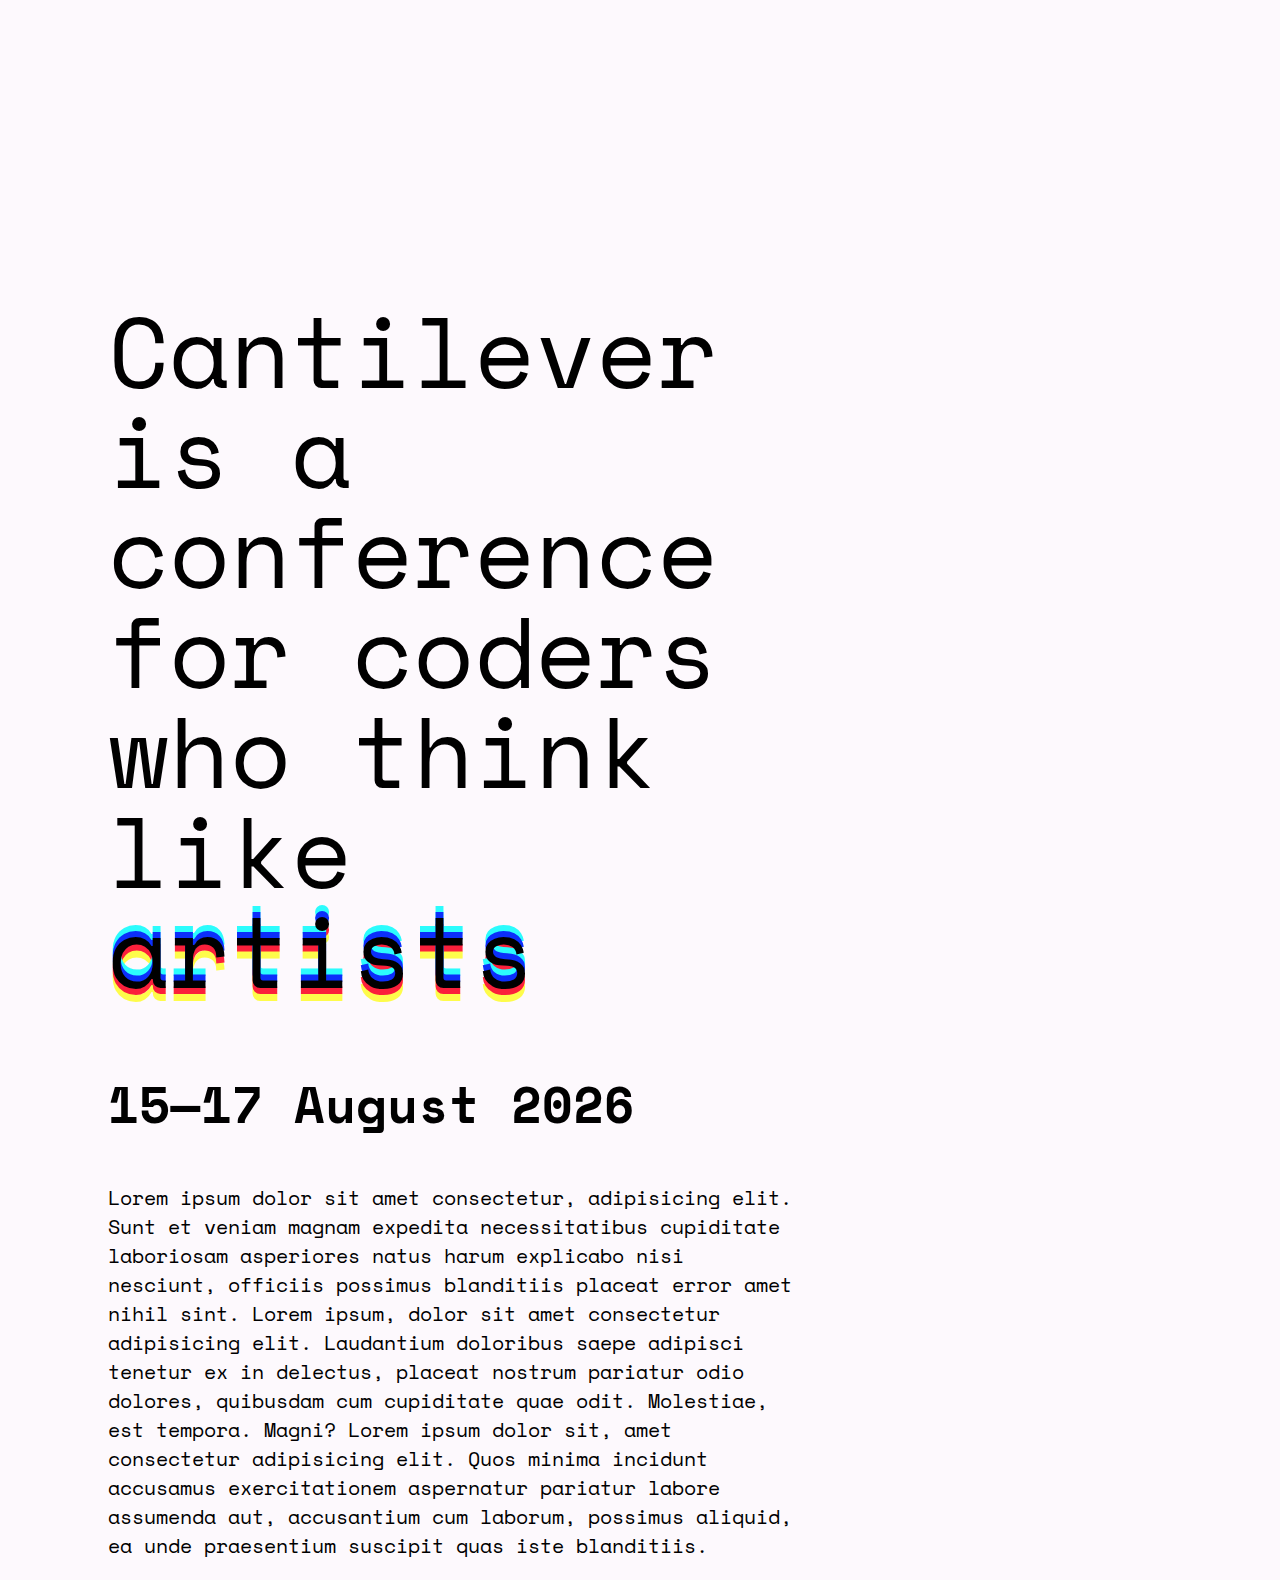
<file: 1/index.html>
<!DOCTYPE html>
<html lang="en">

<head>
    <meta charset="UTF-8">
    <meta http-equiv="X-UA-Compatible" content="IE=edge">
    <meta name="viewport" content="width=device-width, initial-scale=1.0">
    <link rel="preconnect" href="https://fonts.googleapis.com">
    <link rel="preconnect" href="https://fonts.gstatic.com" crossorigin>
    <link href="https://fonts.googleapis.com/css2?family=Space+Mono:wght@400;700&display=swap" rel="stylesheet">
    <link rel="stylesheet" href="app.css">
    <title>Cantilever</title>
</head>

<body>
    <div>
        <h1>Cantilever is a conference for coders who think like <span>artists</span></h1>
        <h2>15—17 August 2026</h2>
        <p>Lorem ipsum dolor sit amet consectetur, adipisicing elit. Sunt et veniam magnam expedita necessitatibus
            cupiditate laboriosam asperiores natus harum explicabo nisi nesciunt, officiis possimus blanditiis placeat
            error
            amet nihil sint. Lorem ipsum, dolor sit amet consectetur adipisicing elit. Laudantium doloribus saepe
            adipisci
            tenetur ex in delectus, placeat nostrum pariatur odio dolores, quibusdam cum cupiditate quae odit.
            Molestiae,
            est tempora. Magni? Lorem ipsum dolor sit, amet consectetur adipisicing elit. Quos minima incidunt accusamus
            exercitationem aspernatur pariatur labore assumenda aut, accusantium cum laborum, possimus aliquid, ea unde
            praesentium suscipit quas iste blanditiis.</p>
    </div>
</body>

</html>
</file>
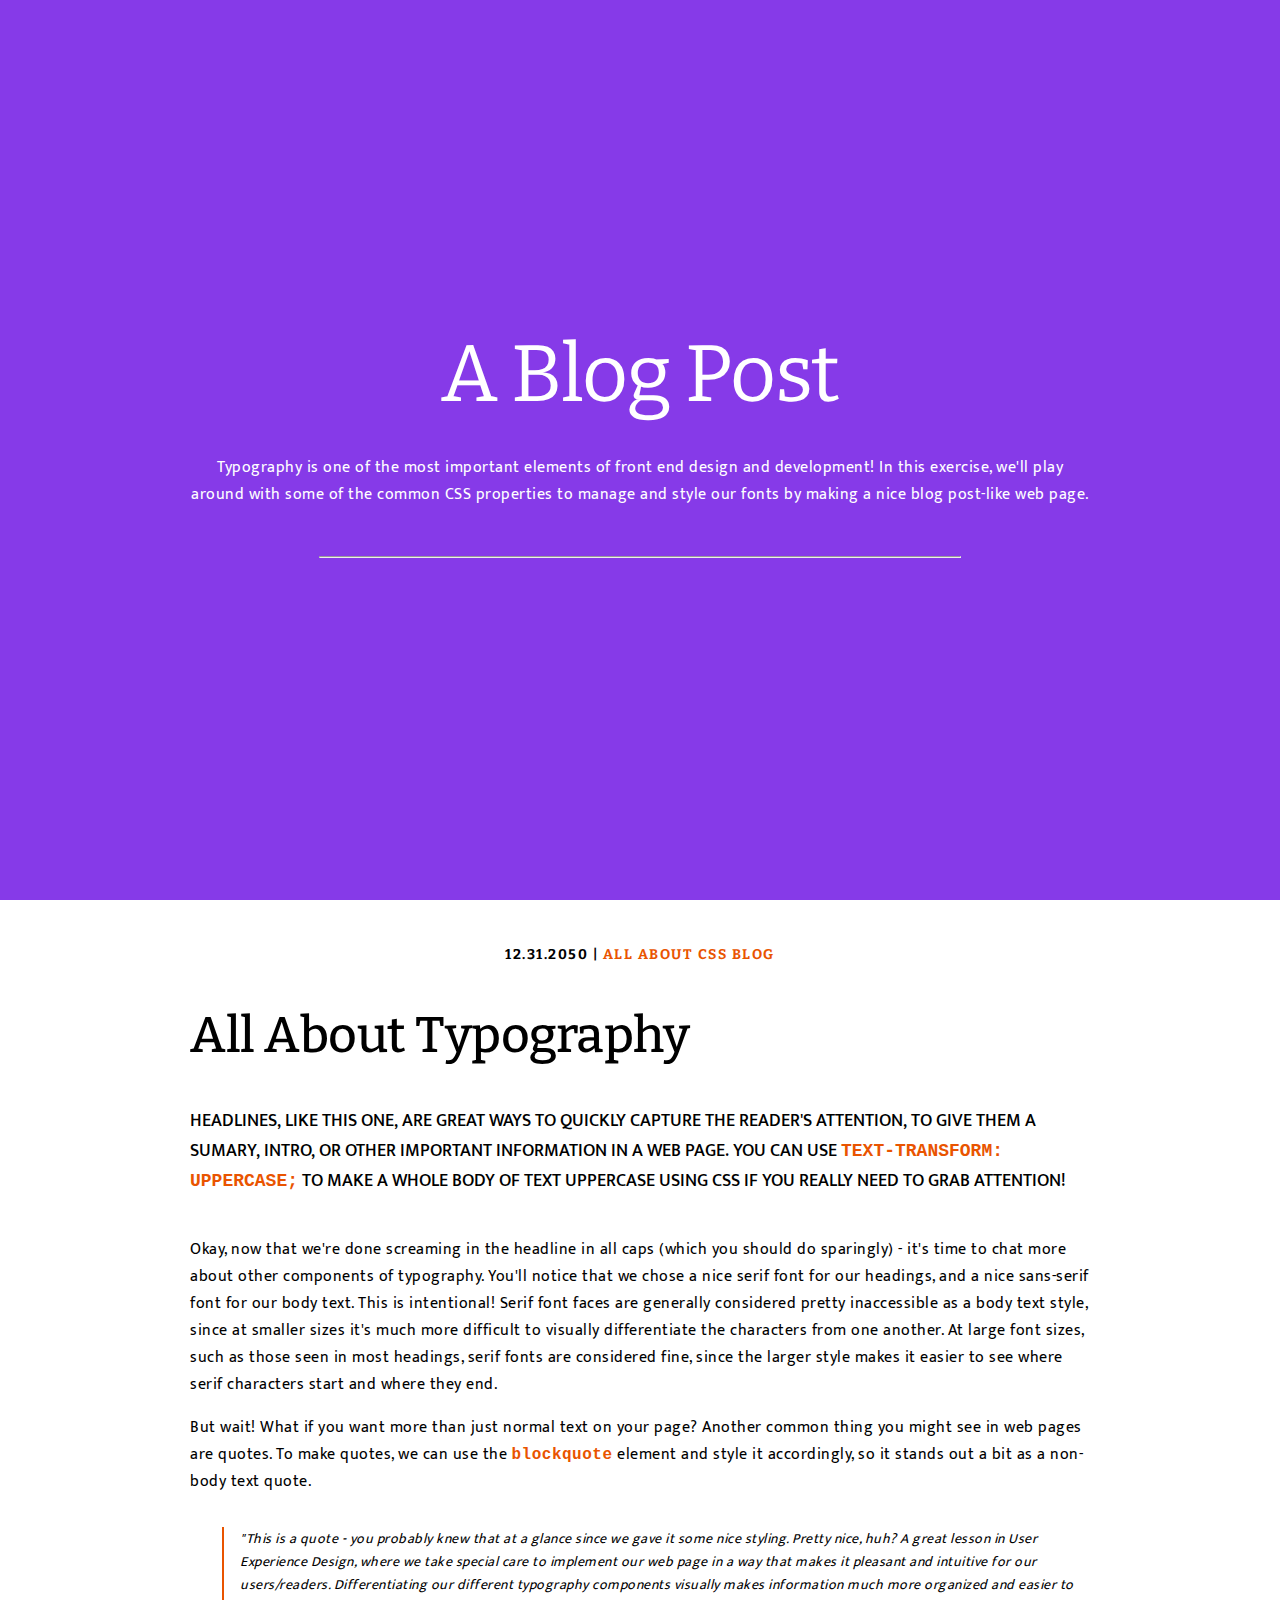
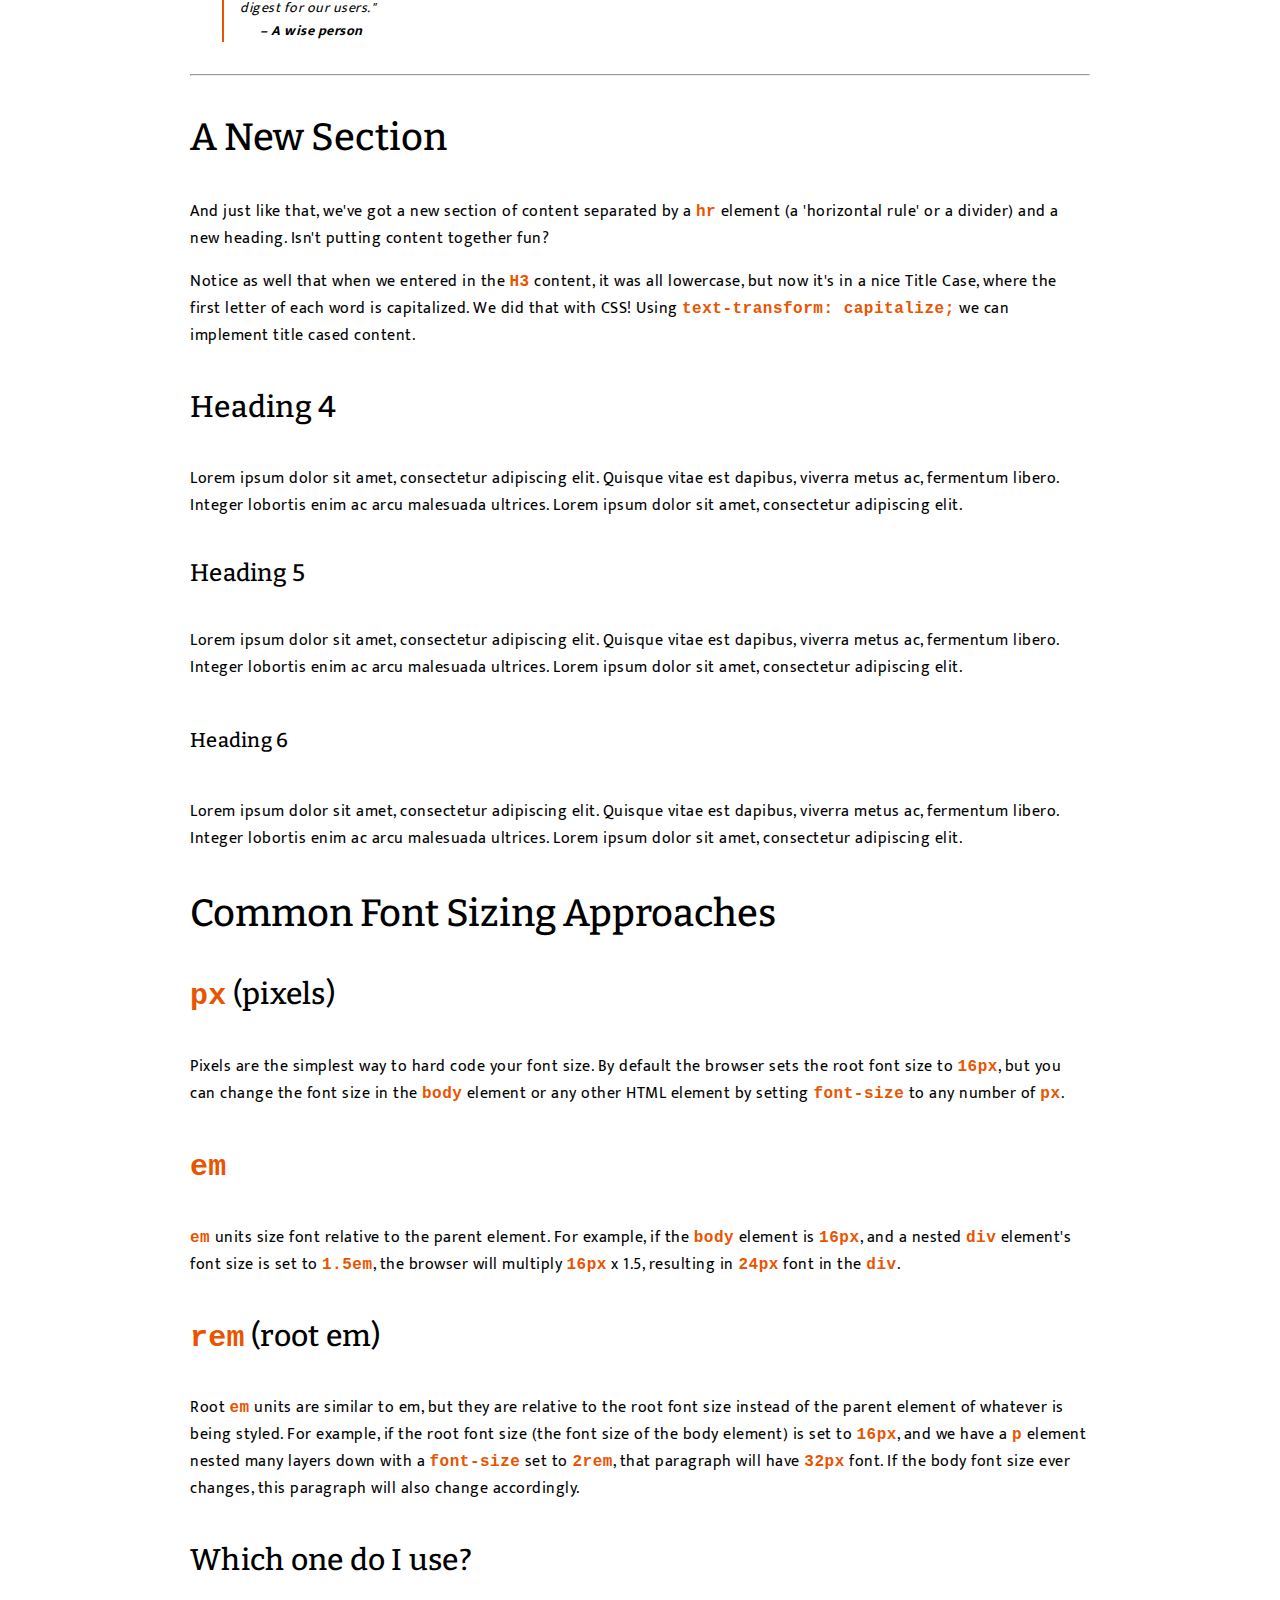
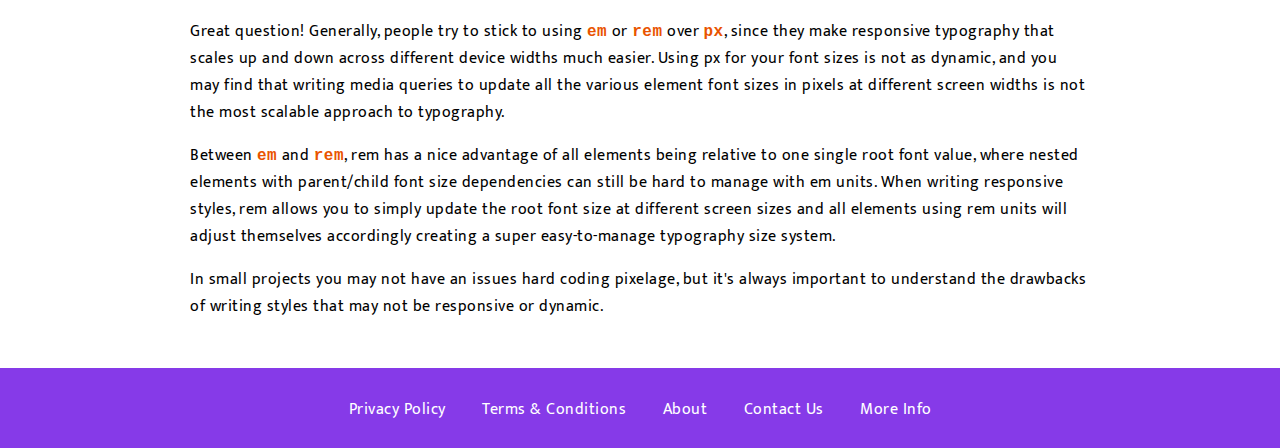
<file: 2/index.html>
<!DOCTYPE html>
<html lang="en">

<head>
    <meta charset="UTF-8">
    <meta http-equiv="X-UA-Compatible" content="IE=edge">
    <meta name="viewport" content="width=device-width, initial-scale=1.0">
    <link rel="preconnect" href="https://fonts.googleapis.com">
    <link rel="preconnect" href="https://fonts.gstatic.com" crossorigin>
    <link
        href="https://fonts.googleapis.com/css2?family=Bitter:wght@300;400;500;700&family=Mukta:wght@300;400;500;700&display=swap"
        rel="stylesheet">
    <link rel="stylesheet" href="app.css">
    <title>Typography Blog Post</title>
</head>

<body>
    <div class="hero">
        <h1>A Blog Post</h1>
        <p>Typography is one of the most important elements of front end design and development! In this exercise, we'll
            play around with some of the common CSS properties to manage and style our fonts by making a nice blog
            post-like
            web page.</p>
        <hr>
    </div>
    <div class="content">
        <p class="info">12.31.2050 | <span>ALL ABOUT CSS BLOG</span></p>
        <h2>All About Typography</h2>
        <p class="headline">Headlines, like this one, are great ways to quickly capture the
            reader's attention, to give them a sumary, intro, or other important
            information in a web page. You can use
            <code>text-transform: uppercase;</code> to make a whole body of text
            uppercase using CSS if you really need to grab attention!</p>
        <p>Okay, now that we're done screaming in the headline in all caps (which you should do sparingly) - it's time
            to chat more about other components of typography. You'll notice that we chose a nice serif font for our
            headings, and a nice sans-serif font for our body text. This is intentional! Serif font faces are generally
            considered pretty inaccessible as a body text style, since at smaller sizes it's much more difficult to
            visually differentiate the characters from one another. At large font sizes, such as those seen in most
            headings, serif fonts are considered fine, since the larger style makes it easier to see where serif
            characters start and where they end.</p>
        <p>But wait! What if you want more than just normal text on your page? Another common thing you might see in web
            pages are quotes. To make quotes, we can use the <code>blockquote</code> element and style it accordingly,
            so it stands
            out a bit as a non-body text quote.</p>
        <blockquote class="quote">"This is a quote - you probably knew that at a glance since we gave it some nice
            styling. Pretty
            nice, huh? A great lesson in User Experience Design, where we take special care to implement our web page in
            a way that makes it pleasant and intuitive for our users/readers. Differentiating our different typography
            components visually makes information much more organized and easier to digest for our users."
            <cite>– A wise person</cite></blockquote>
        <hr>
        <h3>a new section</h3>
        <p>And just like that, we've got a new section of content separated by a <code>hr</code> element (a 'horizontal
            rule' or a
            divider) and a new heading. Isn't putting content together fun?</p>
        <p>Notice as well that when we entered in the <code>H3</code> content, it was all lowercase, but now it's in a
            nice Title
            Case, where the first letter of each word is capitalized. We did that with CSS! Using <code>text-transform:
                capitalize;</code> we can implement title cased content.</p>

        <h4>Heading 4</h4>
        <p>Lorem ipsum dolor sit amet, consectetur adipiscing elit. Quisque vitae est dapibus, viverra metus ac,
            fermentum libero. Integer lobortis enim ac arcu malesuada ultrices. Lorem ipsum dolor sit amet, consectetur
            adipiscing elit.</p>

        <h5>Heading 5</h5>
        <p>Lorem ipsum dolor sit amet, consectetur adipiscing elit. Quisque vitae est dapibus, viverra metus ac,
            fermentum libero. Integer lobortis enim ac arcu malesuada ultrices. Lorem ipsum dolor sit amet, consectetur
            adipiscing elit.</p>
        <h6>Heading 6</h6>
        <p>Lorem ipsum dolor sit amet, consectetur adipiscing elit. Quisque vitae est dapibus, viverra metus ac,
            fermentum libero. Integer lobortis enim ac arcu malesuada ultrices. Lorem ipsum dolor sit amet, consectetur
            adipiscing elit.</p>

        <h3>Common Font Sizing Approaches</h3>
        <h4><code>px</code> (pixels)</h4>
        <p>Pixels are the simplest way to hard code your font size. By default the browser sets the root font size to
            <code>16px</code>, but you can change the font size in the <code>body</code> element or any other HTML
            element by setting
            <code>font-size</code> to
            any number of <code>px</code>.</p>
        <h4><code>em</code></h4>
        <p><code>em</code> units size font relative to the parent element. For example, if the <code>body</code> element
            is
            <code>16px</code>, and
            a nested <code>div</code>
            element's font size is set to <code>1.5em</code>, the browser will multiply <code>16px</code> x 1.5,
            resulting in <code>24px</code>
            font in the
            <code>div</code>.</p>
        <h4><code>rem</code> (root em)</h4>
        <p>Root <code>em</code> units are similar to em, but they are relative to the root font size instead of the
            parent element of
            whatever is being styled. For example, if the root font size (the font size of the body element) is set to
            <code>16px</code>, and we have a <code>p</code> element nested many layers down with a
            <code>font-size</code> set to
            <code>2rem</code>, that
            paragraph will have
            <code>32px</code> font. If the body font size ever changes, this paragraph will also change accordingly.</p>
        <h4>Which one do I use?</h4>
        <p>Great question! Generally, people try to stick to using <code>em</code> or <code>rem</code> over
            <code>px</code>, since they make
            responsive
            typography that scales up and down across different device widths much easier. Using px for your font sizes
            is not as dynamic, and you may find that writing media queries to update all the various element font sizes
            in pixels at different screen widths is not the most scalable approach to typography.
        </p>
        <p>Between <code>em</code> and <code>rem</code>, rem has a nice advantage of all elements being relative to one
            single root
            font value,
            where nested elements with parent/child font size dependencies can still be hard to manage with em units.
            When writing responsive styles, rem allows you to simply update the root font size at different screen sizes
            and all elements using rem units will adjust themselves accordingly creating a super easy-to-manage
            typography size system.</p>
        <p>In small projects you may not have an issues hard coding pixelage, but it's always important to understand
            the drawbacks of writing styles that may not be responsive or dynamic.</p>
    </div>
    <footer>
        <ul>
            <li>
                <a href="#privacy">Privacy Policy</a>
            </li>
            <li>
                <a href="#terms">Terms & Conditions</a>
            </li>
            <li>
                <a href="#about">About</a>
            </li>
            <li>
                <a href="#contact">Contact Us</a>
            </li>
            <li>
                <a href="#info">More Info</a>
            </li>
        </ul>
    </footer>
</body>

</html>
</file>
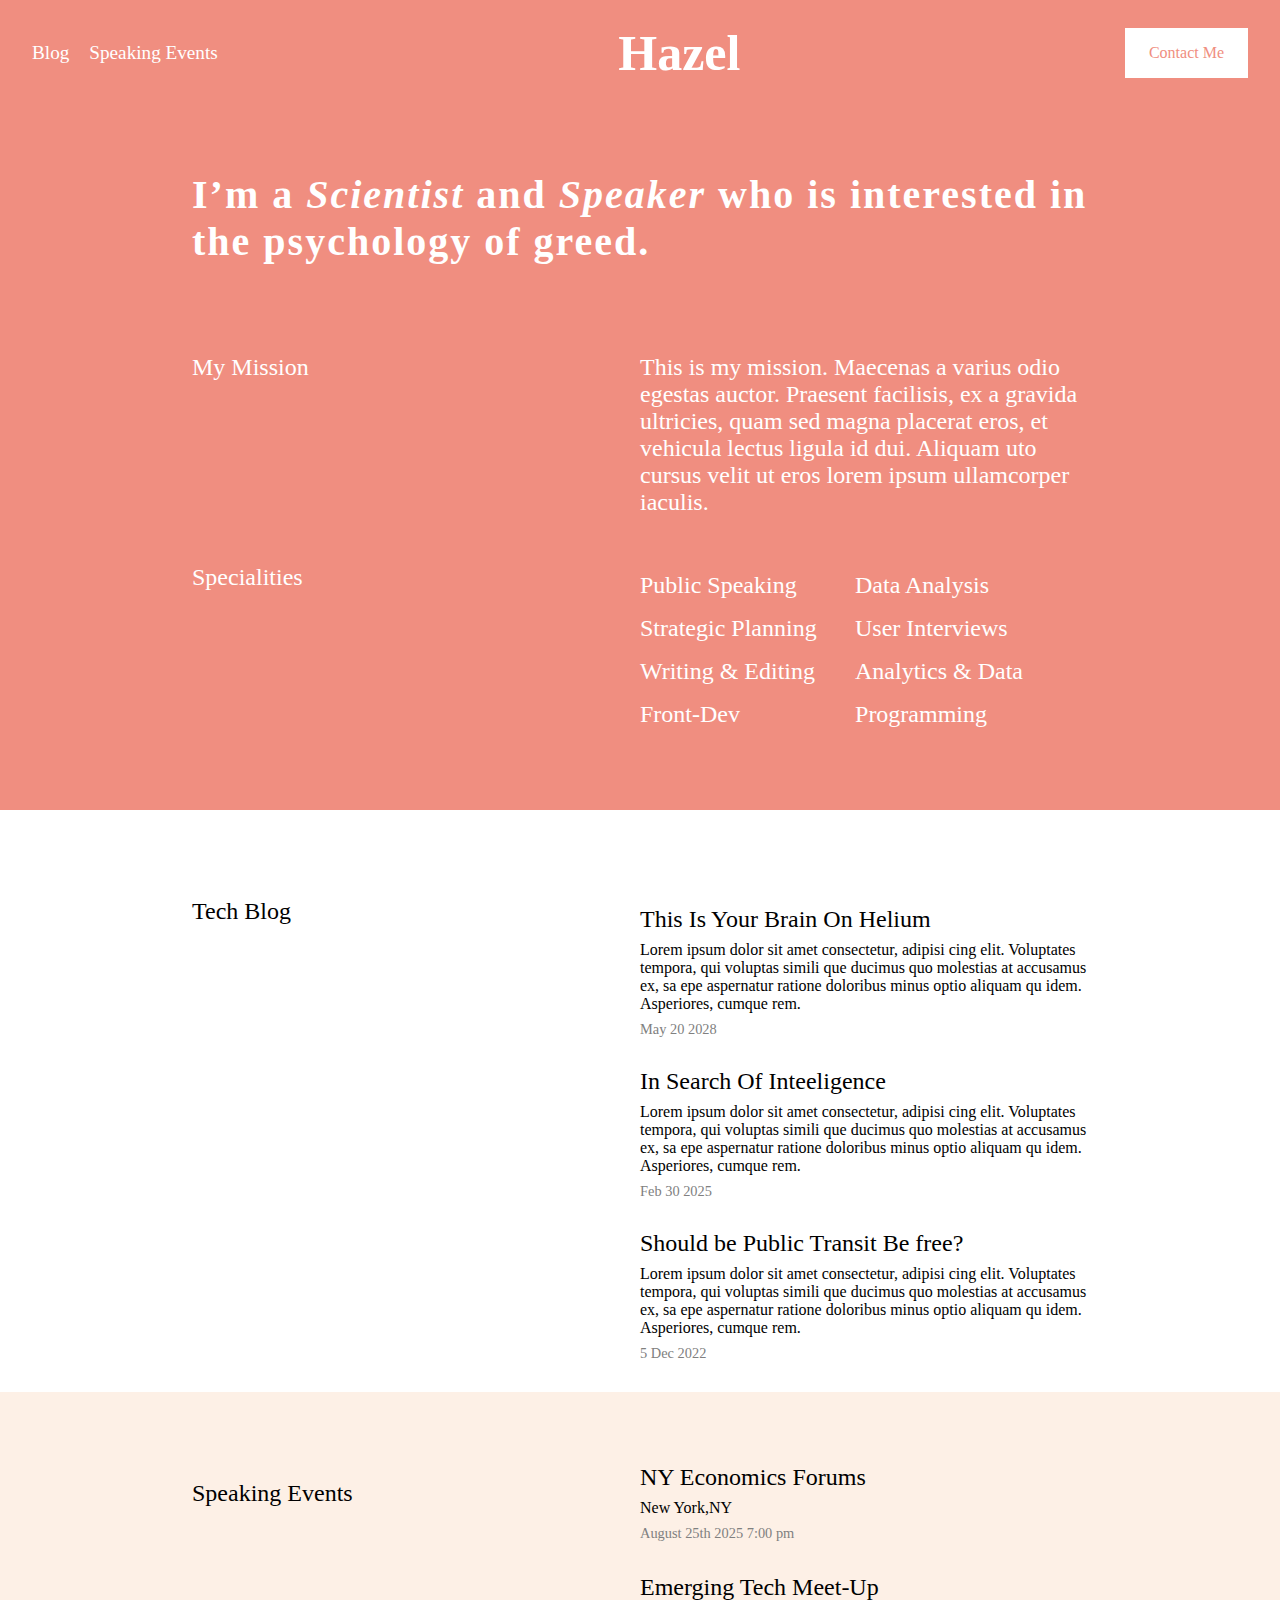
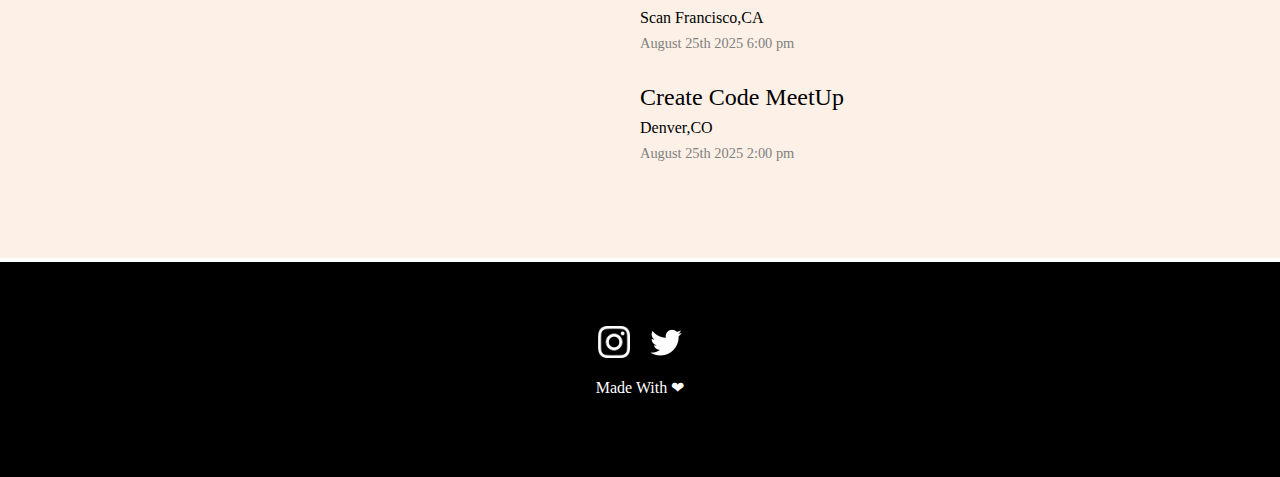
<file: 3/firstpage.html>
<!DOCTYPE html>
<html lang="en">
<head>
  <link rel="stylesheet" href="app.css">
  <meta charset="UTF-8">
  <meta name="viewport" content="width=device-width, initial-scale=1.0">
  <link rel="preconnect" href="https://fonts.googleapis.com">
  <link rel="preconnect" href="https://fonts.gstatic.com" crossorigin>
  <link href="https://fonts.googleapis.com/css2?family=Forum&display=swap" rel="stylesheet">
  <title>Hazel|CV</title>
</head>
<body>
  <section class="hero">
    <header class="navbar">
    <nav class="links">
          <a href="#">Blog</a>
          <a href="#">Speaking Events</a>
    </nav>
    <p class="main">Hazel</p>
    <a class="contact" href="#contact">Contact Me</a>
  </header>
  <div class="hero-content">
  <h2 class="tag-line">I’m a <em>Scientist</em> and <em>Speaker</em> who is interested in the psychology of greed.
  </h2>
  <div class="two-column-section">
  <p>My Mission</p>
  <p>This is my mission. Maecenas a varius odio egestas auctor. Praesent facilisis, ex a gravida ultricies, quam sed magna placerat eros, et vehicula lectus ligula id dui. Aliquam uto cursus 
    velit ut eros lorem ipsum ullamcorper iaculis.</p>
  </div>
  <div class="two-column-section">
    <p>Specialities</p>
    <ul class="skills">
      <li>Public Speaking</li>
      <li>Data Analysis</li>
      <li>Strategic Planning</li>
      <li>User Interviews</li>
      <li>Writing & Editing</li>
      <li>Analytics & Data</li>
      <li>Front-Dev</li>
      <li>Programming</li>
    </ul>
  </div>
</section>
<section class="blog-section">
  <div class="blog-content">
    <div class="two-column-section">
      <p>Tech Blog</p>
      <div class="blog-post">
        <p class="blog-heading">
          This Is Your Brain On Helium
          </p>
          <p class="blog-text">
          Lorem ipsum dolor sit amet consectetur, adipisi
          cing elit. Voluptates tempora, qui voluptas simili
          que ducimus quo molestias at accusamus ex, sa
          epe aspernatur ratione doloribus minus optio aliquam qu
          idem. Asperiores, cumque rem.
        </p>
        <p class="blog-date">May 20 2028</p>
        <p class="blog-heading">
          In Search Of Inteeligence
          </p>
          <p class="blog-text">
          Lorem ipsum dolor sit amet consectetur, adipisi
          cing elit. Voluptates tempora, qui voluptas simili
          que ducimus quo molestias at accusamus ex, sa
          epe aspernatur ratione doloribus minus optio aliquam qu
          idem. Asperiores, cumque rem.
        </p>
        <p class="blog-date">Feb 30 2025</p>
        <p class="blog-heading">
          Should be Public Transit Be free?
          </p>
          <p class="blog-text">
          Lorem ipsum dolor sit amet consectetur, adipisi
          cing elit. Voluptates tempora, qui voluptas simili
          que ducimus quo molestias at accusamus ex, sa
          epe aspernatur ratione doloribus minus optio aliquam qu
          idem. Asperiores, cumque rem.
        </p>
        <p class="blog-date">5 Dec 2022</p>
      </div>
    </div>
  </div>
</section>
<section class="event-section">
  <div class="event-content">
    <div class="two-column-section">
          <p>Speaking Events</p>
          <div class="event-card">
            <p class ="event-title">NY Economics Forums</p>
            <p class ="event-location">New York,NY</p>
            <p class ="event-date">August 25th 2025 7:00 pm</p>
            <p class ="event-title">Emerging Tech Meet-Up</p>
            <p class ="event-location">Scan Francisco,CA</p>
            <p class ="event-date">August 25th 2025 6:00 pm</p>
            <p class ="event-title">Create Code MeetUp</p>
            <p class ="event-location">Denver,CO</p>
            <p class ="event-date">August 25th 2025 2:00 pm</p>
          </div>
        </div>      
  </div>
</section>
<footer>
  <div class="footer-content">
    <img src="instagram.png" alt="">
    <img src="twitter.png" alt="">
    <p>Made With  <span>&#x2764;</span> </p>
  </div>
</footer>
</body>
</html>
</file>
<file: 1/app.css>
body {
  font-family: "Space Mono", monospace;
  background-color: #fdf9fd;
}

h1 {
  font-size: 100px;
  line-height: 1;
  font-weight: 400;
}

h2 {
  font-size: 50px;
}
p {
  font-size: 20px;
}

div {
  width: 55%;
  margin-left: 100px;
  margin-top: 300px;
}

span {
  text-shadow: 0 -6.25px #0c2ffb, 0 -12.5px #2cfcfd, 0 6.25px #fb203b,
    0 12.5px #fefc4b;
}
</file>
<file: 2/app.css>
body {
  font-family: Mukta, sans-serif;
  font-size: 16px;
  margin: 0;
  padding: 0;
  letter-spacing: 0.5px;
}
h1,
h2,
h3,
h4,
h5,
h6 {
  font-family: Bitter, serif;
  font-weight: 500;
}

h1 {
  font-size: 80px;
  font-weight: 400;
  letter-spacing: -1.5px;
  margin: 0;
}
h2 {
  font-size: 50px;
  letter-spacing: -0.5px;
}
h3 {
  font-size: 38px;
  letter-spacing: 0px;
}
h4 {
  font-size: 30px;
  letter-spacing: 0.25px;
}
h5 {
  font-size: 24px;
  letter-spacing: 0.25px;
}
h6 {
  font-size: 20px;
  letter-spacing: 0.25px;
}
code {
  color: #e95400;
  font-weight: bold;
}

.hero {
  background-color: #863ae8;
  height: 100vh;
  color: white;
  text-align: center;

  /* Don't worry about this code yet */
  display: flex;
  flex-direction: column;
  align-items: center;
  justify-content: center;
}

.hero h1,
.hero p {
  width: 75%;
  max-width: 900px;
  margin: 16px 0;
}

.hero hr {
  width: 50%;
  margin: 32px 0;
}

.content {
  max-width: 900px;
  margin: 0 auto;
  padding: 32px;
}
.content h3 {
  text-transform: capitalize;
}

.info {
  text-align: center;
  font-family: Bitter, serif;
  font-weight: bold;
  font-size: 14px;
  letter-spacing: 1.5px;
}

.info span {
  color: #e95400;
}

.headline {
  text-transform: uppercase;
  font-weight: 500;
  letter-spacing: 0px;
  margin: 40px 0;
  font-size: 18px;
}

.quote {
  font-style: italic;
  font-size: 14px;
  border-left: 2px solid #e95400;
  padding-left: 16px;
  margin: 32px 0 32px 32px;
}

.quote cite {
  display: block;
  font-weight: bold;
  margin-left: 20px;
}

footer {
  background-color: #863ae8;
}

footer ul {
  list-style: none;
  margin: 0 auto;
  width: 100%;
  max-width: 900px;
  text-align: center;
  padding: 28px 0;
}

footer ul li {
  display: inline;
  padding: 0 16px;
}

footer li a {
  text-decoration: none;
  color: white;
}

footer li a:hover {
  text-decoration: underline;
}
</file>
<file: 3/app.css>
body{
  padding:0;
  margin: 0;
  font-family: cursive;
}

.hero .main{
  font-size: 50px;
}

.hero{

  min-height: 90vh;
  background-color: #f08e80;
  color: white;
  display: inline-block;
}

.navbar{
  display: flex;
  justify-content: space-between;
  align-items: center;
  color: white;
  padding: 24px 32px;
}

.navbar .links a{
  color:white;
  text-decoration: none;
  margin-right: 16px;
  font-size: 1.2rem;

}

.navbar p {
  font-size : 2rem;
  font-weight: bold;
  margin: 0;
}
.navbar .contact{
  background-color: white;
  color: #f08e80;
  padding:16px 24px;
  text-decoration: none;

}

.navbar .contact:hover{
  opacity: 0.8;
}

.hero-content{
  padding: 0 15%;
}
.tag-line{
  color: white;
  font-size: 2.5rem;
  letter-spacing: 2px;
  padding: 32px 0;
}
.two-column-section{
  font-size: 1.5rem;
}
.two-column-section >p{
  width: 50%;
  box-sizing: border-box;
  float: left;
}
.two-column-section .skills{
  width: 48%;
  float:left;
  box-sizing: border-box;
  padding:0;
  list-style: none;
}
.two-column-section .skills li{
  width: 50%;
  float: left;
  font-size: 3rems;
  margin: 8px 0;
}
.blog-section{
  background-color: white;
  padding: 64px 0;
}

.blog-content{
  padding: 0 15%;
}
.blog-post{
  margin-top: 24px;
}

.two-column-section .blog-post{
  width:50%;
  float: left;
}
.blog-heading{
  font-size: 1.5rem;
}
.blog-date{
  font-size: 0.9rem;
  color: grey;
  margin-bottom: 60px;
}
.blog-text{
  font-size: 1rem;
}
.blog-post p{
  margin: 8px 0 ;
}

.blog-post .blog-date{
  margin-bottom: 30px;
}
.event-section{
  background-color: #fdf0e6;
  padding: 64px 0;
  display: inline-block;
  width: 100%;
}
.event-content{
  padding: 0 15%;
}
.event-card{
  width: 48%;
  float: left;
}
.event-title{
  font-size: 1.5rem;
}
.event-location{
  font-size: 1rem;
}
.event-card .event-date{
  font-size: 0.9rem;
  color: grey;
  margin-bottom: 32px;
}
.event-card p {
  margin:8px 0 ;
}

footer {
  background-color: black;
  color:white;
  padding: 64px;
}

.footer-content{
  text-align: center;
}

footer img {
  width: 2rem;
  height: 2rem;
  margin: 0 8px;
}
</file>
